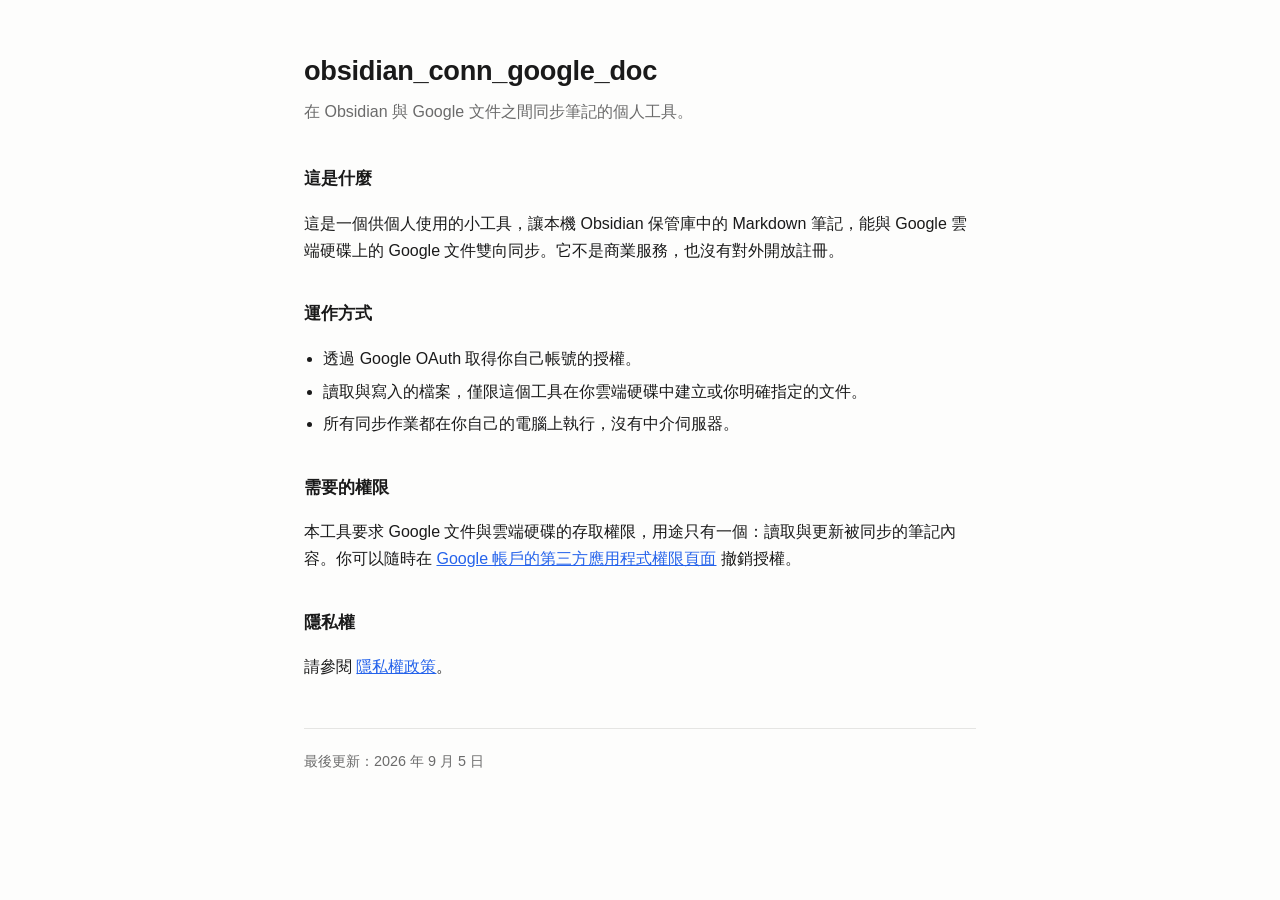
<file: index.html>
<!DOCTYPE html>
<html lang="zh-Hant">
<head>
<meta charset="utf-8">
<meta name="viewport" content="width=device-width, initial-scale=1">
<title>obsidian_conn_google_doc</title>
<style>
  :root { color-scheme: light dark; }
  body {
    margin: 0 auto; padding: 3rem 1.25rem 5rem; max-width: 42rem;
    font: 16px/1.7 -apple-system, BlinkMacSystemFont, "Segoe UI", "Noto Sans TC", sans-serif;
    color: #1a1a1a; background: #fdfdfc;
  }
  h1 { font-size: 1.7rem; margin: 0 0 .25rem; letter-spacing: -.01em; }
  .sub { color: #6b6b6b; margin: 0 0 2.5rem; }
  h2 { font-size: 1.05rem; margin: 2.25rem 0 .6rem; }
  ul { padding-left: 1.2rem; }
  li { margin: .35rem 0; }
  a { color: #2563eb; }
  footer { margin-top: 3rem; padding-top: 1.25rem; border-top: 1px solid #e5e5e3; color: #6b6b6b; font-size: .9rem; }
  @media (prefers-color-scheme: dark) {
    body { color: #e8e8e6; background: #161614; }
    .sub, footer { color: #9a9a96; }
    footer { border-top-color: #2e2e2b; }
    a { color: #7aa7ff; }
  }
</style>
</head>
<body>

<h1>obsidian_conn_google_doc</h1>
<p class="sub">在 Obsidian 與 Google 文件之間同步筆記的個人工具。</p>

<h2>這是什麼</h2>
<p>這是一個供個人使用的小工具，讓本機 Obsidian 保管庫中的 Markdown 筆記，能與 Google 雲端硬碟上的 Google 文件雙向同步。它不是商業服務，也沒有對外開放註冊。</p>

<h2>運作方式</h2>
<ul>
  <li>透過 Google OAuth 取得你自己帳號的授權。</li>
  <li>讀取與寫入的檔案，僅限這個工具在你雲端硬碟中建立或你明確指定的文件。</li>
  <li>所有同步作業都在你自己的電腦上執行，沒有中介伺服器。</li>
</ul>

<h2>需要的權限</h2>
<p>本工具要求 Google 文件與雲端硬碟的存取權限，用途只有一個：讀取與更新被同步的筆記內容。你可以隨時在 <a href="https://myaccount.google.com/permissions">Google 帳戶的第三方應用程式權限頁面</a> 撤銷授權。</p>

<h2>隱私權</h2>
<p>請參閱 <a href="./privacy.html">隱私權政策</a>。</p>

<footer>
  最後更新：2026 年 9 月 5 日
</footer>

</body>
</html>
</file>
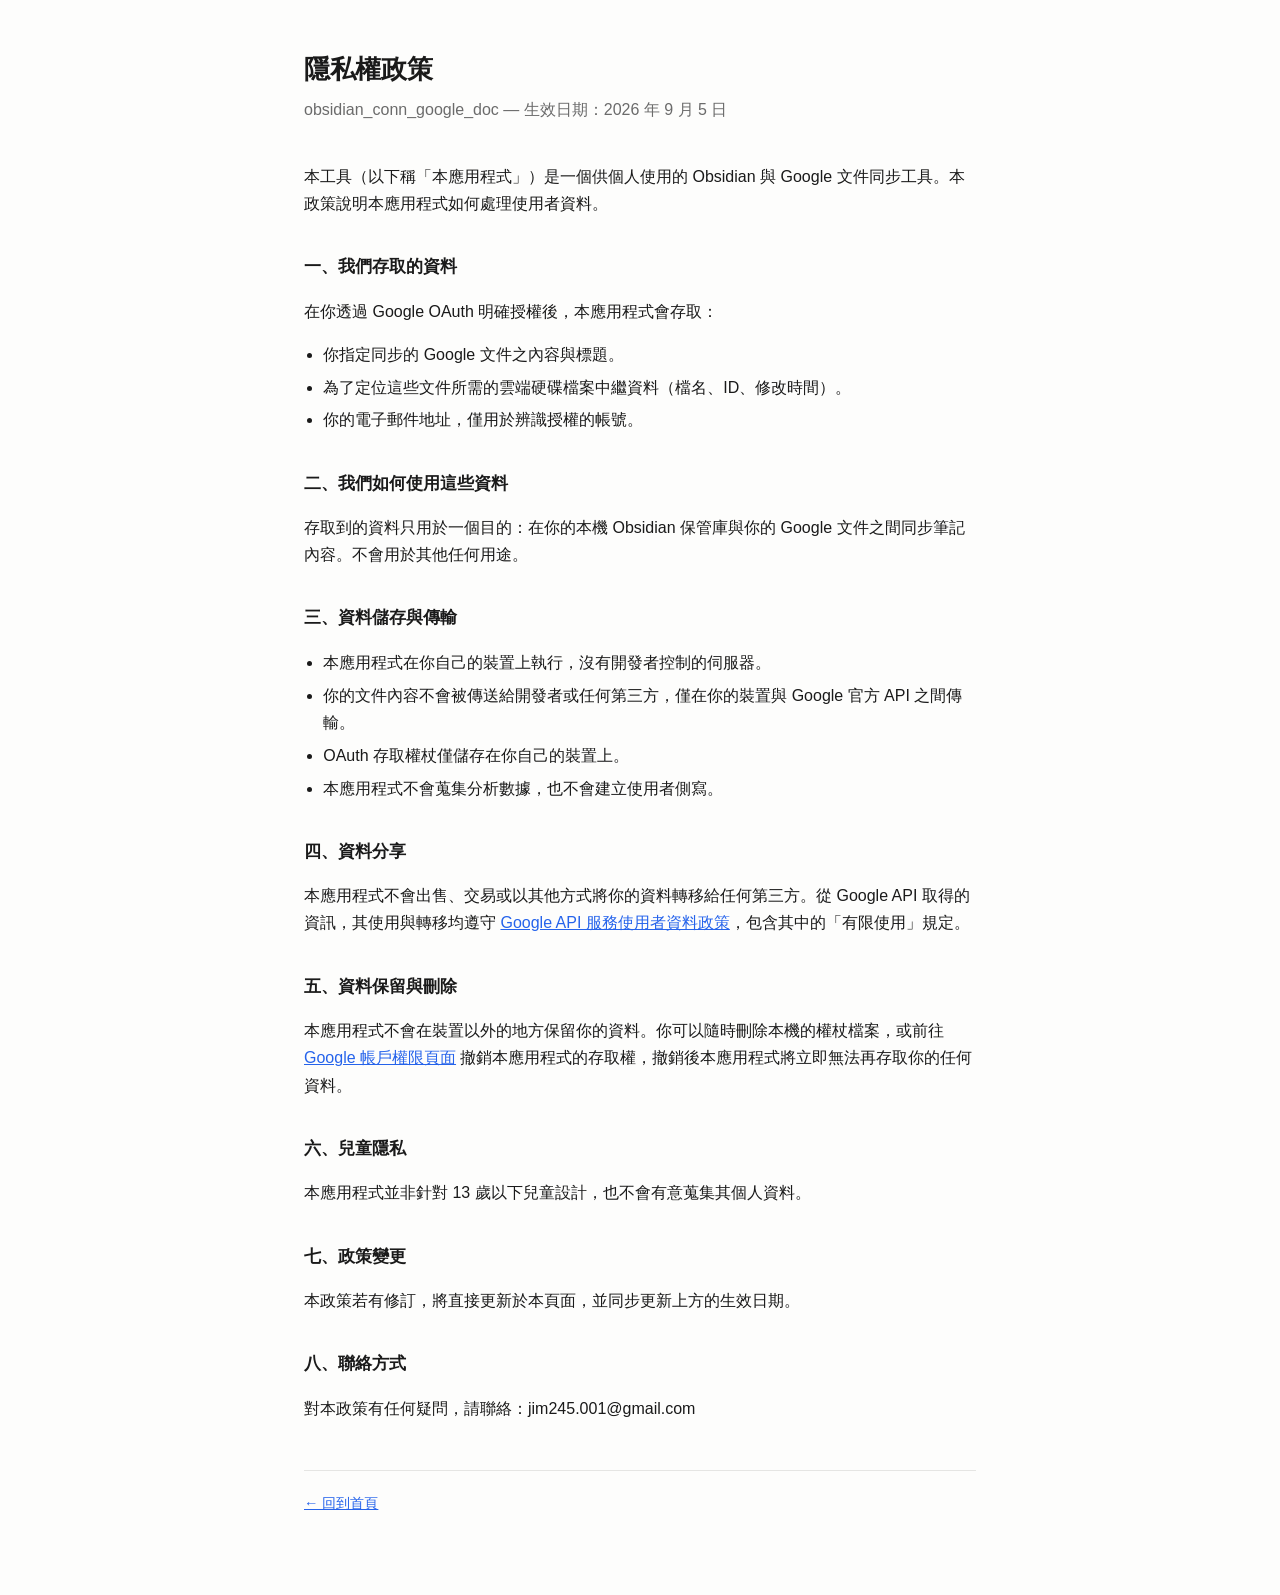
<file: privacy.html>
<!DOCTYPE html>
<html lang="zh-Hant">
<head>
<meta charset="utf-8">
<meta name="viewport" content="width=device-width, initial-scale=1">
<title>隱私權政策 — obsidian_conn_google_doc</title>
<style>
  :root { color-scheme: light dark; }
  body {
    margin: 0 auto; padding: 3rem 1.25rem 5rem; max-width: 42rem;
    font: 16px/1.7 -apple-system, BlinkMacSystemFont, "Segoe UI", "Noto Sans TC", sans-serif;
    color: #1a1a1a; background: #fdfdfc;
  }
  h1 { font-size: 1.6rem; margin: 0 0 .25rem; letter-spacing: -.01em; }
  .sub { color: #6b6b6b; margin: 0 0 2.5rem; }
  h2 { font-size: 1.05rem; margin: 2.25rem 0 .6rem; }
  ul { padding-left: 1.2rem; }
  li { margin: .35rem 0; }
  a { color: #2563eb; }
  footer { margin-top: 3rem; padding-top: 1.25rem; border-top: 1px solid #e5e5e3; color: #6b6b6b; font-size: .9rem; }
  @media (prefers-color-scheme: dark) {
    body { color: #e8e8e6; background: #161614; }
    .sub, footer { color: #9a9a96; }
    footer { border-top-color: #2e2e2b; }
    a { color: #7aa7ff; }
  }
</style>
</head>
<body>

<h1>隱私權政策</h1>
<p class="sub">obsidian_conn_google_doc — 生效日期：2026 年 9 月 5 日</p>

<p>本工具（以下稱「本應用程式」）是一個供個人使用的 Obsidian 與 Google 文件同步工具。本政策說明本應用程式如何處理使用者資料。</p>

<h2>一、我們存取的資料</h2>
<p>在你透過 Google OAuth 明確授權後，本應用程式會存取：</p>
<ul>
  <li>你指定同步的 Google 文件之內容與標題。</li>
  <li>為了定位這些文件所需的雲端硬碟檔案中繼資料（檔名、ID、修改時間）。</li>
  <li>你的電子郵件地址，僅用於辨識授權的帳號。</li>
</ul>

<h2>二、我們如何使用這些資料</h2>
<p>存取到的資料只用於一個目的：在你的本機 Obsidian 保管庫與你的 Google 文件之間同步筆記內容。不會用於其他任何用途。</p>

<h2>三、資料儲存與傳輸</h2>
<ul>
  <li>本應用程式在你自己的裝置上執行，沒有開發者控制的伺服器。</li>
  <li>你的文件內容不會被傳送給開發者或任何第三方，僅在你的裝置與 Google 官方 API 之間傳輸。</li>
  <li>OAuth 存取權杖僅儲存在你自己的裝置上。</li>
  <li>本應用程式不會蒐集分析數據，也不會建立使用者側寫。</li>
</ul>

<h2>四、資料分享</h2>
<p>本應用程式不會出售、交易或以其他方式將你的資料轉移給任何第三方。從 Google API 取得的資訊，其使用與轉移均遵守 <a href="https://developers.google.com/terms/api-services-user-data-policy">Google API 服務使用者資料政策</a>，包含其中的「有限使用」規定。</p>

<h2>五、資料保留與刪除</h2>
<p>本應用程式不會在裝置以外的地方保留你的資料。你可以隨時刪除本機的權杖檔案，或前往 <a href="https://myaccount.google.com/permissions">Google 帳戶權限頁面</a> 撤銷本應用程式的存取權，撤銷後本應用程式將立即無法再存取你的任何資料。</p>

<h2>六、兒童隱私</h2>
<p>本應用程式並非針對 13 歲以下兒童設計，也不會有意蒐集其個人資料。</p>

<h2>七、政策變更</h2>
<p>本政策若有修訂，將直接更新於本頁面，並同步更新上方的生效日期。</p>

<h2>八、聯絡方式</h2>
<p>對本政策有任何疑問，請聯絡：jim245.001@gmail.com</p>

<footer>
  <a href="./index.html">← 回到首頁</a>
</footer>

</body>
</html>
</file>
